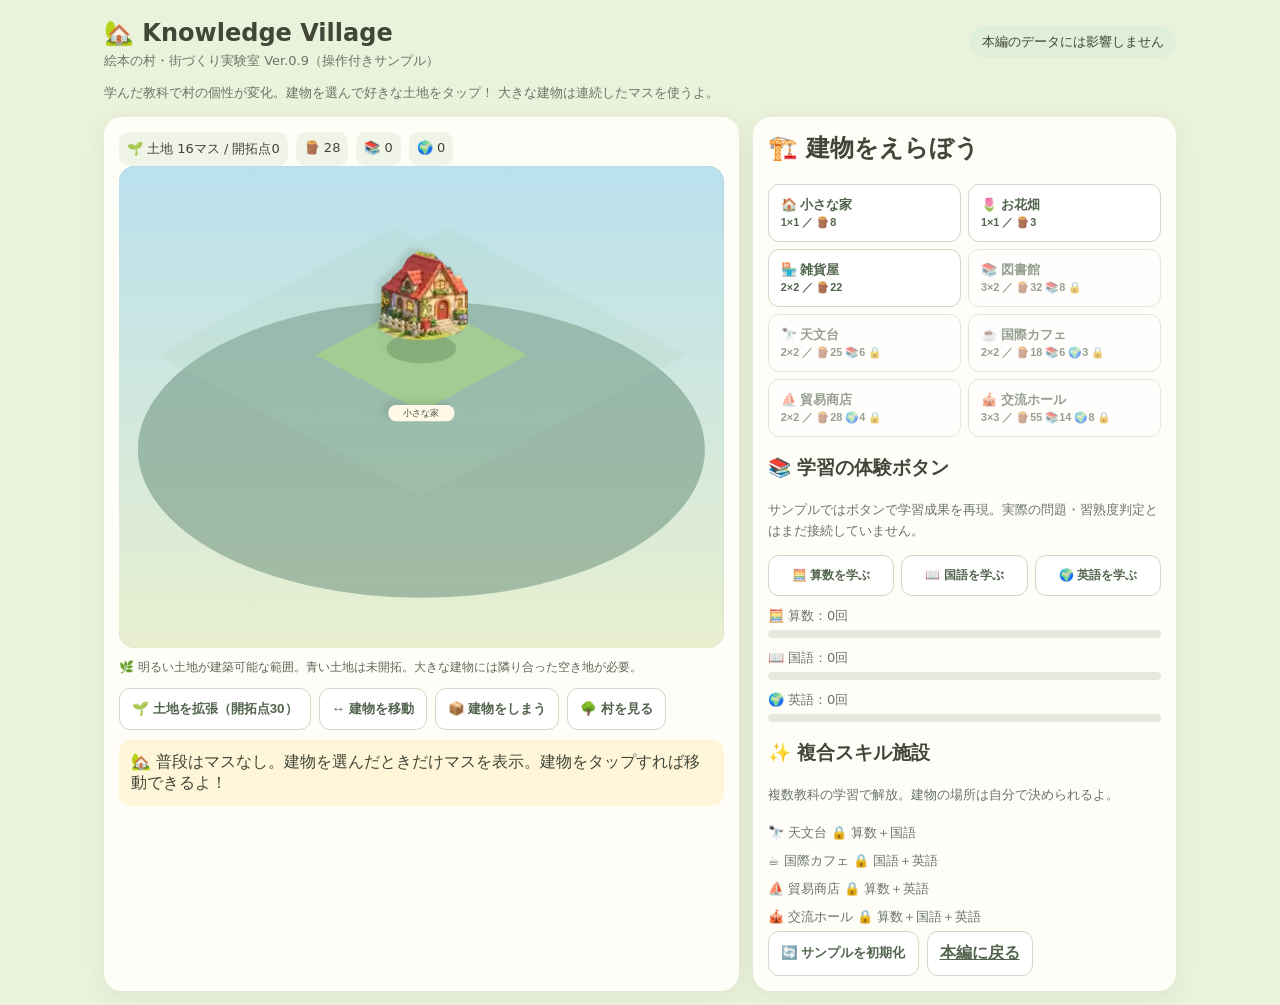
<file: prototype-v08/index.html>
<!doctype html><html lang="ja"><head><meta charset="utf-8"><meta name="viewport" content="width=device-width,initial-scale=1"><title>Knowledge Village | 街づくり試作</title><style>
*{box-sizing:border-box}body{margin:0;background:#f6f0e4;color:#414638;font-family:system-ui,'Noto Sans JP',sans-serif}.wrap{max-width:1100px;margin:auto;padding:14px}h1{margin:5px 0;font-size:24px}p{line-height:1.6}header{display:flex;justify-content:space-between;align-items:center;gap:10px;flex-wrap:wrap}.tag{background:#e0efd9;border-radius:30px;padding:7px 12px;font-size:13px}.layout{display:grid;grid-template-columns:minmax(0,1.5fr) minmax(275px,1fr);gap:14px}.panel{background:#fffdf6;border-radius:18px;padding:15px;box-shadow:0 6px 24px #48391412}.scene{width:100%;border-radius:16px;background:linear-gradient(#a8d7ec,#d5ecce);touch-action:manipulation}.tiles polygon{stroke:#8cb877;stroke-width:.8;cursor:pointer}.tiles.rest polygon{stroke:none}.tiles polygon:hover{filter:brightness(1.1)}.btn{border:1px solid #d1d7c5;background:white;padding:11px 12px;border-radius:11px;cursor:pointer;font-weight:700;color:#52644e}.btn.active{background:#d7ead0;border-color:#7db475}.btn:disabled{opacity:.4;cursor:not-allowed}.catalog{display:grid;grid-template-columns:repeat(2,minmax(0,1fr));gap:7px}.catalog .btn{text-align:left;font-size:13px}.controls{display:flex;gap:8px;flex-wrap:wrap}.muted{font-size:13px;color:#697567}.metrics{display:flex;gap:8px;flex-wrap:wrap}.metrics span{background:#eff4e7;padding:8px;border-radius:10px;font-size:13px}.notice{min-height:52px;background:#fff6d9;border-radius:12px;padding:12px;margin-top:10px}.subjects{display:grid;grid-template-columns:repeat(3,1fr);gap:7px}.subjects button{min-width:0;font-size:12px}.locked{opacity:.6}.progress{height:8px;background:#e5e9dc;border-radius:8px;overflow:hidden;margin:5px 0 10px}.fill{height:100%;background:#84b97e}.scene text{user-select:none;pointer-events:none}.building{cursor:pointer;touch-action:manipulation}.building polygon{pointer-events:all}.legend{margin-top:7px;font-size:12px;color:#5d6957}@media(max-width:750px){.layout{grid-template-columns:1fr}h1{font-size:21px}.panel{padding:12px}}
body{background:#eaf2dc}.scene{box-shadow:inset 0 0 45px #668c6b70}.panel{background:#fffdf8}.scene .building{filter:drop-shadow(-6px -4px 3px #405a3626)}</style></head><body><div class="wrap"><header><div><h1>🏡 Knowledge Village</h1><div class="muted">絵本の村・街づくり実験室 Ver.0.9（操作付きサンプル）</div></div><span class="tag">本編のデータには影響しません</span></header><p class="muted">学んだ教科で村の個性が変化。建物を選んで好きな土地をタップ！ 大きな建物は連続したマスを使うよ。</p><div class="layout"><section class="panel"><div class="metrics"><span id="land"></span><span id="wood"></span><span id="books"></span><span id="friends"></span></div><svg id="map" class="scene" viewBox="0 0 640 510" role="img" aria-label="斜め上から見た街づくりマップ"></svg><div class="legend">🌿 明るい土地が建築可能な範囲。青い土地は未開拓。大きな建物には隣り合った空き地が必要。</div><div class="controls" style="margin-top:12px"><button class="btn" onclick="expand()">🌱 土地を拡張（開拓点30）</button><button class="btn" onclick="mode='move';moving=null;notify('移動する建物をタップしてね');render()">↔ 建物を移動</button><button class="btn" onclick="mode='demolish';notify('しまう建物をタップしてね');render()">📦 建物をしまう</button><button class="btn" onclick="mode='browse';moving=null;notify('村を眺めよう！');render()">🌳 村を見る</button></div><div class="notice" id="notice">🏡 普段はマスなし。建物を選んだときだけマスを表示。建物をタップすれば移動できるよ！</div></section><section class="panel"><h2 style="margin-top:0">🏗️ 建物をえらぼう</h2><div class="catalog" id="catalog"></div><h3>📚 学習の体験ボタン</h3><p class="muted">サンプルではボタンで学習成果を再現。実際の問題・習熟度判定とはまだ接続していません。</p><div class="subjects"><button class="btn" onclick="learn('math')">🧮 算数を学ぶ</button><button class="btn" onclick="learn('japanese')">📖 国語を学ぶ</button><button class="btn" onclick="learn('english')">🌍 英語を学ぶ</button></div><div id="skills"></div><h3>✨ 複合スキル施設</h3><p class="muted">複数教科の学習で解放。建物の場所は自分で決められるよ。</p><div id="special"></div><div class="controls"><button class="btn" onclick="resetDemo()">🔄 サンプルを初期化</button><a class="btn" href="../">本編に戻る</a></div></section></div></div><script>
const ITEMS={
house:{name:'小さな家',icon:'🏠',w:1,h:1,wood:8,books:0,friend:0,need:[]},
garden:{name:'お花畑',icon:'🌷',w:1,h:1,wood:3,books:0,friend:0,need:[]},
shop:{name:'雑貨屋',icon:'🏪',w:2,h:2,wood:22,books:0,friend:0,need:[]},
library:{name:'図書館',icon:'📚',w:3,h:2,wood:32,books:8,friend:0,need:['japanese']},
observatory:{name:'天文台',icon:'🔭',w:2,h:2,wood:25,books:6,friend:0,need:['math','japanese']},
cafe:{name:'国際カフェ',icon:'☕',w:2,h:2,wood:18,books:6,friend:3,need:['japanese','english']},
trading:{name:'貿易商店',icon:'⛵',w:2,h:2,wood:28,books:0,friend:4,need:['math','english']},
hall:{name:'交流ホール',icon:'🎪',w:3,h:3,wood:55,books:14,friend:8,need:['math','japanese','english']}
};
const N=10, colors=['#a8cd8b','#add393','#b7d99a','#a0c580'];let state={radius:2,wood:28,books:0,friend:0,points:0,skills:{math:0,japanese:0,english:0},buildings:[{type:'house',x:4,y:4}]},selected='house',mode='browse',moving=null;
function key(x,y){return x+','+y}function unlocked(x,y){let lo=5-state.radius,hi=4+state.radius;return x>=lo&&x<=hi&&y>=lo&&y<=hi}
function origin(x,y){return [320+(x-y)*28,65+(x+y)*15]}function poly(x,y){const [cx,cy]=origin(x,y);return [cx+','+(cy-15),(cx+28)+','+cy,cx+','+(cy+15),(cx-28)+','+cy].join(' ')}
function occupied(ignore=-1){let m={};state.buildings.forEach((b,i)=>{if(i===ignore)return;const it=ITEMS[b.type];for(let dx=0;dx<it.w;dx++)for(let dy=0;dy<it.h;dy++)m[key(b.x+dx,b.y+dy)]=i});return m}
function fit(type,x,y,ignore=-1){let it=ITEMS[type],occ=occupied(ignore);for(let dx=0;dx<it.w;dx++)for(let dy=0;dy<it.h;dy++)if(!unlocked(x+dx,y+dy)||occ[key(x+dx,y+dy)]!==undefined)return false;return true}
function available(type){return ITEMS[type].need.every(k=>state.skills[k]>=2)}
function notify(s){document.getElementById('notice').textContent=s}
function placeAt(x,y){if(mode==='browse'){notify('建物を選ぶと建築できる場所が表示されるよ！');return}const occ=occupied(),at=occ[key(x,y)];if(mode==='build'&&at!==undefined){moveBuildingByTap(at);return}if(mode==='demolish'){if(at===undefined){notify('建物をタップしてね');return}const b=state.buildings.splice(at,1)[0];const it=ITEMS[b.type];state.wood+=Math.floor(it.wood/2);notify(it.icon+' を収納したよ（木材を半分返却）');render();return}
if(mode==='move'){if(moving===null){if(at===undefined){notify('まず動かしたい建物をタップ');return}moving=at;notify('移動する先を選んでね');render();return}let b=state.buildings[moving];if(fit(b.type,x,y,moving)){b.x=x;b.y=y;moving=null;notify('✨ 建物を移動したよ！')}else notify('その場所には置けないよ。続けて移動先を選んでね');render();return}
const it=ITEMS[selected];if(!available(selected)){notify('🔒 必要な教科を学ぶと解放されるよ');return}if(!fit(selected,x,y)){notify('ここには置けないよ。続いた空き地を探してね');return}if(state.wood<it.wood||state.books<it.books||state.friend<it.friend){notify('材料が足りないよ。学習ボタンで増やそう！');return}state.wood-=it.wood;state.books-=it.books;state.friend-=it.friend;state.buildings.push({type:selected,x,y});notify('🎉 '+it.name+' が建ったよ！');render()}

function moveBuildingByTap(i){if(mode==='demolish'){const b=state.buildings.splice(i,1)[0];state.wood+=Math.floor(ITEMS[b.type].wood/2);notify('建物を収納したよ');render();return}moving=i;mode='move';notify('↔ 好きな空き地をタップして移動しよう');render()}
function roofGraphic(b,i){
const it=ITEMS[b.type],w=it.w,h=it.h,[sx,sy]=origin(b.x+(w-1)/2,b.y+(h-1)/2),wx=w*28,hy=h*28,d=21+Math.max(w,h)*8;
const p=a=>a.map(z=>z.join(',')).join(' ');
const palette={house:['#ee9174','#f6d4ac','#c59b78'],shop:['#d6a06c','#f6d1a3','#be8b64'],library:['#889ccc','#e4d5b8','#b0aa9b'],observatory:['#86a1ba','#d8e6f1','#9aaebc'],cafe:['#e9abb5','#fff1d9','#d5bca8'],trading:['#7eb6ad','#e5d8ba','#b7a18c'],hall:['#b79acb','#f7d7bf','#c7aa8f'],garden:['#83b681','#81bb77','#72a16d']}[b.type]||['#ec8b73','#f7d6ac','#c59c78'];
let s='<g class="building" data-building="'+i+'" transform="translate('+sx+','+(sy+5)+')">';
if(b.type==='house'){s+='<ellipse cx="0" cy="3" rx="37" ry="16" fill="#324d2f" opacity="0.22"/><image x="-49" y="-104" width="98" height="98" preserveAspectRatio="xMidYMax meet" href="[data-uri]"/>'}else if(b.type==='garden')s+='<ellipse rx="25" ry="15" fill="#649c55"/><circle cx="-12" cy="-3" r="8" fill="#fff1a4"/><circle cx="9" cy="5" r="8" fill="#efaabb"/>';
else {s+='<polygon points="'+p([[-wx,0],[0,hy],[0,hy+d],[-wx,d]])+'" fill="'+palette[1]+'" stroke="#917a67"/>';
s+='<polygon points="'+p([[0,hy],[wx,0],[wx,d],[0,hy+d]])+'" fill="'+palette[2]+'" stroke="#917a67"/>';
s+='<polygon points="'+p([[0,-hy-d],[wx,-d],[0,hy-d],[-wx,-d]])+'" fill="'+palette[0]+'" stroke="#977362" stroke-width="2"/>';
s+='<path d="M -18 '+(hy*.4)+' l 16 8 v 21 l -16 -8 z" fill="#865f4a"/>';
s+='<path d="M 10 '+(hy*.4)+' l 17 -8 v 15 l -17 8 z" fill="#9dd8eb" stroke="white" stroke-width="2"/>'}
s+='<rect x="-35" y="'+(hy+d+6)+'" width="70" height="17" rx="8" fill="#fff9e8"/><text y="'+(hy+d+18)+'" text-anchor="middle" font-size="10" fill="#4c5047">'+it.name+'</text>';
if(moving===i)s+='<ellipse rx="'+(wx+6)+'" ry="'+(hy+7)+'" fill="none" stroke="#ffd25e" stroke-width="5" stroke-dasharray="7 4"/>';
return s+'</g>';
}
function selectType(t){selected=t;mode='build';moving=null;notify(ITEMS[t].name+'：好きな空き地をタップしてね');render()}
function learn(k){state.skills[k]++;state.points+=12;if(k==='math'){state.wood+=17;state.books+=1}else if(k==='japanese'){state.books+=5;state.wood+=5}else{state.friend+=4;state.wood+=3;state.books+=1}const names={math:'算数',japanese:'国語',english:'英語'};notify('✨ '+names[k]+'の成果！ 村の可能性が広がったよ');render()}
function expand(){if(state.points<30){notify('開拓点が30必要だよ。学習で増やそう');return}if(state.radius>=5){notify('サンプルでは最大まで広がったよ！');return}state.points-=30;state.radius++;notify('🌱 土地が広がった！大きな建物も置いてみよう！');render()}
function resetDemo(){if(!confirm('サンプルを最初からやり直しますか？（本編には影響しません）'))return;state={radius:2,wood:28,books:0,friend:0,points:0,skills:{math:0,japanese:0,english:0},buildings:[{type:'house',x:4,y:4}]};selected='house';mode='browse';moving=null;render();notify('サンプルを初期化したよ')}
function render(){
document.getElementById('land').textContent='🌱 土地 '+Math.min(N,2*state.radius)*Math.min(N,2*state.radius)+'マス / 開拓点'+state.points;document.getElementById('wood').textContent='🪵 '+state.wood;document.getElementById('books').textContent='📚 '+state.books;document.getElementById('friends').textContent='🌍 '+state.friend;
const svg=document.getElementById('map');let out='<defs><linearGradient id="bg" x2="0" y2="1"><stop stop-color="#b9e0ed"/><stop offset="1" stop-color="#e8efcf"/></linearGradient></defs><rect width="640" height="510" fill="url(#bg)"/><ellipse cx="320" cy="300" rx="300" ry="157" fill="#638a7680"/><g class="tiles '+(mode==='browse'?'rest':'')+'>';
for(let diag=0;diag<2*N-1;diag++)for(let y=0;y<N;y++){let x=diag-y;if(x<0||x>=N)continue;let yes=unlocked(x,y),shade=colors[(x+y*3)%4];out+='<polygon points="'+poly(x,y)+'" fill="'+(mode==='browse'?(yes?'#a6d28c':'#a7cbb8'):(yes?shade:'#9fc5c0'))+'" opacity="'+(mode==='browse'?(yes?.78:.18):(yes?1:.58))+'" onclick="placeAt('+x+','+y+')"/>'}
out+='</g>';
state.buildings.forEach((b,i)=>{out+=roofGraphic(b,i)});
svg.innerHTML=out;svg.querySelectorAll('[data-building]').forEach(el=>el.addEventListener('click',e=>{e.stopPropagation();moveBuildingByTap(Number(el.dataset.building))}));
document.getElementById('catalog').innerHTML=Object.entries(ITEMS).map(([k,v])=>'<button class="btn '+(selected===k&&mode==='build'?'active ':'')+(!available(k)?'locked':'')+'" onclick="selectType(\''+k+'\')">'+v.icon+' '+v.name+'<br><small>'+v.w+'×'+v.h+' ／ 🪵'+v.wood+(v.books?' 📚'+v.books:'')+(v.friend?' 🌍'+v.friend:'')+(!available(k)?' 🔒':'')+'</small></button>').join('');
document.getElementById('skills').innerHTML=Object.entries({math:'🧮 算数',japanese:'📖 国語',english:'🌍 英語'}).map(([k,name])=>'<div class="muted" style="margin-top:11px">'+name+'：'+state.skills[k]+'回</div><div class="progress"><div class="fill" style="width:'+Math.min(100,state.skills[k]/2*100)+'%"></div></div>').join('');
document.getElementById('special').innerHTML=Object.values(ITEMS).filter(x=>x.need.length>=2).map(x=>'<div class="muted" style="padding:5px 0">'+x.icon+' '+x.name+' '+(x.need.every(k=>state.skills[k]>=2)?'✨ 解放済み':'🔒 '+x.need.map(k=>({math:'算数',japanese:'国語',english:'英語'})[k]).join('＋'))+'</div>').join('')
}
render();
</script></body></html>
</file>
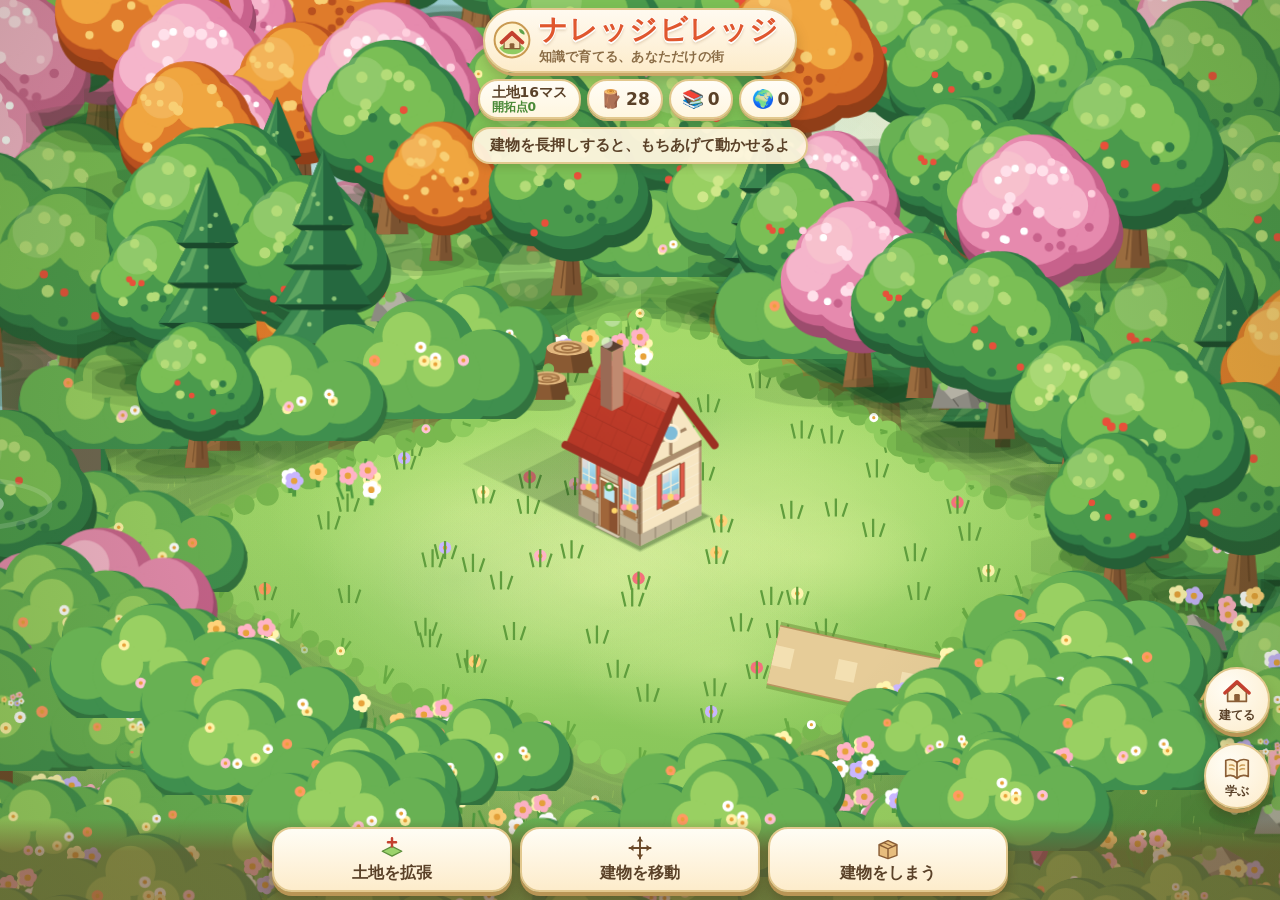
<file: storybook-demo/index.html>
<!doctype html>
<html lang="ja">
<head>
<meta charset="utf-8">
<meta name="viewport" content="width=device-width,initial-scale=1,viewport-fit=cover,user-scalable=no">
<meta name="theme-color" content="#8ccfe6">
<title>ナレッジビレッジ | 絵本の街づくり（操作デモ）</title>
<link rel="stylesheet" href="style.css?v=10-kanji-1">
</head>
<body>
<div id="app">
  <canvas id="scene" role="img" aria-label="森を切り開いた草地に赤い屋根の家がある絵本風の村。土地を広げると森が後ろへ下がり、土地が49マスになると川に橋がかかって対岸にも建物を建てられます"></canvas>

  <header class="hud">
    <div class="logo">
      <svg class="crest" viewBox="0 0 48 48" aria-hidden="true">
        <circle cx="24" cy="24" r="22" fill="#fff3cf" stroke="#c99a52" stroke-width="2.5"/>
        <path d="M8 34c6-5 12-6 16-6s11 1 16 6c-3 5-9 8-16 8S11 39 8 34z" fill="#8fcb62"/>
        <path d="M14 26l10-9 10 9v9H14z" fill="#f6dfb6" stroke="#8a5e36" stroke-width="1.5" stroke-linejoin="round"/>
        <path d="M11 27l13-12 13 12" fill="none" stroke="#c4402f" stroke-width="5" stroke-linecap="round" stroke-linejoin="round"/>
        <rect x="21" y="28" width="6" height="7" rx="1.5" fill="#8a5e36"/>
        <path d="M33 10c5 0 7 4 7 7-4 0-7-3-7-7z" fill="#5da24a"/>
      </svg>
      <div class="logo-text">
        <h1>ナレッジビレッジ</h1>
        <p>知識で育てる、あなただけの街</p>
      </div>
    </div>
    <div class="badges" aria-label="しげん">
      <div class="badge badge-land"><span id="hudLand">土地16マス</span><span id="hudPoints" class="sub">開拓点0</span></div>
      <div class="badge" title="木材（算数のせいかいで ふえるよ）"><span class="ico" aria-hidden="true">🪵</span><b id="hudWood">28</b></div>
      <div class="badge" title="本（国語）"><span class="ico" aria-hidden="true">📚</span><b id="hudBooks">0</b></div>
      <div class="badge" title="交流（英語）"><span class="ico" aria-hidden="true">🌍</span><b id="hudGlobe">0</b></div>
    </div>
  </header>

  <div id="hint" class="hint" role="status" aria-live="polite"></div>

  <div id="fabs" class="fabs">
    <button id="btnBuild" class="fab" type="button">
      <svg viewBox="0 0 32 32" aria-hidden="true"><path d="M6 16 16 7l10 9v10H6z" fill="#fff0cf" stroke="#8a5e36" stroke-width="1.8" stroke-linejoin="round"/><path d="M3 17 16 5l13 12" fill="none" stroke="#c4402f" stroke-width="3.6" stroke-linecap="round" stroke-linejoin="round"/><rect x="13" y="18" width="6" height="8" rx="1.5" fill="#8a5e36"/></svg>
      <span>建てる</span>
    </button>
    <button id="btnStudy" class="fab" type="button">
      <svg viewBox="0 0 32 32" aria-hidden="true"><path d="M4 8c5-2 9-1 12 2 3-3 7-4 12-2v17c-5-2-9-1-12 2-3-3-7-4-12-2z" fill="#fff0cf" stroke="#8a5e36" stroke-width="1.8" stroke-linejoin="round"/><path d="M16 10v17" stroke="#8a5e36" stroke-width="1.8"/><path d="M8 13c2-.5 4 0 5 1M8 17c2-.5 4 0 5 1M19 14c1-1 3-1.500 5-1M19 18c1-1 3-1.500 5-1" stroke="#c99a52" stroke-width="1.5" fill="none" stroke-linecap="round"/></svg>
      <span>学ぶ</span>
    </button>
  </div>

  <div id="actionbar" class="actionbar" role="group" aria-label="建物の移動・設置" hidden>
    <span id="actionText"></span>
    <button id="actionOk" class="ok" type="button">OK</button>
    <button id="actionCancel" class="cancel" type="button">やめる</button>
  </div>

  <section id="sheet" class="sheet" aria-live="polite">
    <div class="sheet-head"><h2 id="sheetTitle"></h2><button id="sheetClose" class="close" type="button" aria-label="とじる">×</button></div>
    <div id="sheetBody" class="sheet-body"></div>
  </section>

  <nav class="bar" aria-label="街のそうさ">
    <button id="btnExpand" type="button" aria-pressed="false">
      <svg viewBox="0 0 32 32" aria-hidden="true"><path d="M16 14 28 20 16 26 4 20z" fill="#9bd36c" stroke="#5c8f3c" stroke-width="1.6" stroke-linejoin="round"/><path d="M16 4v10M11 9h10" stroke="#c4402f" stroke-width="3" stroke-linecap="round"/></svg>
      <span>土地を拡張</span>
    </button>
    <button id="btnMove" type="button" aria-pressed="false">
      <svg viewBox="0 0 32 32" aria-hidden="true"><path d="M16 3v26M3 16h26" stroke="#6b4a2a" stroke-width="2.4" stroke-linecap="round"/><path d="M16 3l-4 5h8zM16 29l-4-5h8zM3 16l5-4v8zM29 16l-5-4v8z" fill="#6b4a2a"/></svg>
      <span>建物を移動</span>
    </button>
    <button id="btnStore" type="button" aria-pressed="false">
      <svg viewBox="0 0 32 32" aria-hidden="true"><path d="M5 12 16 7l11 5v13l-11 4-11-4z" fill="#e7bd7d" stroke="#8a5e36" stroke-width="1.8" stroke-linejoin="round"/><path d="M5 12l11 5 11-5M16 17v12" stroke="#8a5e36" stroke-width="1.8" fill="none"/><path d="M11 9.500l11 5" stroke="#8a5e36" stroke-width="1.5"/></svg>
      <span>建物をしまう</span>
    </button>
  </nav>

  <div id="toast" class="toast" role="status" aria-live="polite" hidden><span id="toastText"></span><button id="toastUndo" type="button" hidden>元にもどす</button></div>

  <!-- the only dialog in the page: opening it hides the shop sheet, placement bar, toast and chips -->
  <div id="modal" class="modal" hidden>
    <div class="dialog" role="dialog" aria-modal="true" aria-labelledby="modalTitle" aria-describedby="modalText">
      <h3 id="modalTitle"></h3>
      <p id="modalText"></p>
      <div class="dialog-btns">
        <button id="modalOk" class="ok" type="button">しまう</button>
        <button id="modalCancel" class="cancel" type="button">やめる</button>
      </div>
    </div>
  </div>
</div>
<script src="app.js?v=10-kanji-1"></script>
</body>
</html>
</file>
<file: storybook-demo/style.css>
/* Knowledge Village storybook demo — all styles scoped to this page. */
:root{
  --cream:#fff6e0; --cream2:#fdeccb; --edge:#e2c88e; --ink:#5a4128; --ink2:#8a6c46;
  --green:#6cae4f; --green-d:#4b8a38; --red:#c4402f; --wood:#b9824a;
  --bar-h:78px; --above:78px;
  --sat:env(safe-area-inset-top,0px); --sab:env(safe-area-inset-bottom,0px);
  --sal:env(safe-area-inset-left,0px); --sar:env(safe-area-inset-right,0px);
  font-family:"Hiragino Maru Gothic ProN","Zen Maru Gothic","Yu Gothic UI","Noto Sans JP","Meiryo",system-ui,sans-serif;
}
*{box-sizing:border-box;-webkit-tap-highlight-color:transparent}
html,body{margin:0;height:100%;overflow:hidden;background:#8ccfe6;color:var(--ink);overscroll-behavior:none}
#app{position:fixed;inset:0;height:100vh;height:100dvh;overflow:hidden;user-select:none;-webkit-user-select:none}
#scene{position:absolute;inset:0;width:100%;height:100%;display:block;touch-action:none;-webkit-touch-callout:none;-webkit-user-select:none;user-select:none}
button{font:inherit;color:inherit;cursor:pointer}
button:focus-visible{outline:3px solid #2b7bd0;outline-offset:2px}
[hidden]{display:none!important}

/* ---------- HUD ---------- */
.hud{position:absolute;top:0;left:0;right:0;padding:calc(var(--sat) + 8px) calc(var(--sar) + 10px) 6px calc(var(--sal) + 10px);
  display:flex;flex-direction:column;align-items:center;gap:6px;pointer-events:none}
.logo{display:flex;align-items:center;gap:8px;padding:5px 16px 5px 8px;border-radius:999px;
  background:linear-gradient(#fffaf0,var(--cream2));border:2.5px solid var(--edge);
  box-shadow:0 3px 0 #c9a766,0 8px 14px rgba(70,50,20,.22)}
.crest{width:38px;height:38px;flex:none}
.logo h1{margin:0;font-size:clamp(19px,5.4vw,28px);line-height:1.1;font-weight:900;letter-spacing:.04em;color:#e0572e;
  -webkit-text-stroke:0;text-shadow:0 2px 0 #fff,0 -1px 0 #fff,1px 0 0 #fff,-1px 0 0 #fff,0 3px 3px rgba(120,70,20,.25)}
.logo p{margin:2px 0 0;font-size:clamp(10px,2.9vw,13px);font-weight:700;color:var(--ink2);letter-spacing:.02em}
.badges{display:flex;gap:6px;align-items:stretch;justify-content:center;max-width:100%}
.badge{display:flex;align-items:center;gap:4px;padding:4px 11px;min-height:38px;border-radius:999px;font-weight:800;font-size:clamp(14px,4vw,17px);
  background:linear-gradient(#fffdf6,var(--cream));border:2px solid var(--edge);box-shadow:0 2px 0 #cfb072,0 5px 8px rgba(70,50,20,.18);white-space:nowrap}
.badge .ico{font-size:1.05em}
.badge-land{flex-direction:column;align-items:flex-start;justify-content:center;gap:0;line-height:1.15;font-size:clamp(11px,3.3vw,14px);padding:3px 12px}
.badge-land .sub{font-size:.88em;color:var(--green-d)}
/* Centered overlays use width:max-content so left:50% never shrinks them to half the screen (that squeeze made text wrap one character per line). */
.hint{position:absolute;left:50%;transform:translateX(-50%);top:calc(var(--hud-h,120px) + 2px);width:max-content;max-width:min(92vw,520px);text-align:center;
  writing-mode:horizontal-tb;white-space:normal;overflow-wrap:break-word;line-break:strict;
  padding:7px 16px;border-radius:18px;font-weight:800;font-size:clamp(12.5px,3.5vw,15px);background:rgba(255,246,224,.94);border:2px solid var(--edge);
  box-shadow:0 3px 8px rgba(70,50,20,.2);pointer-events:none;transition:opacity .2s}
.hint:empty{opacity:0}

/* ---------- bottom bar ---------- */
.bar{position:absolute;left:0;right:0;bottom:0;display:flex;gap:8px;justify-content:center;
  padding:8px calc(var(--sar) + 10px) calc(var(--sab) + 8px) calc(var(--sal) + 10px);
  background:linear-gradient(rgba(138,94,54,0),rgba(110,76,42,.55) 40%);z-index:5}
.bar button{flex:1 1 0;max-width:210px;min-height:60px;display:flex;flex-direction:column;align-items:center;justify-content:center;gap:2px;
  padding:6px 4px;border-radius:20px;border:2.5px solid var(--edge);font-weight:900;font-size:clamp(12.5px,3.5vw,16px);color:var(--ink);
  background:linear-gradient(#fffdf5,var(--cream2));box-shadow:0 4px 0 #b99555,0 8px 12px rgba(60,40,15,.3);transition:transform .08s,background .15s}
.bar button svg{width:26px;height:26px}
.bar button:active{transform:translateY(3px);box-shadow:0 1px 0 #b99555}
.bar button[aria-pressed="true"]{background:linear-gradient(#d9f2b6,#a9d878);border-color:#6faa43;box-shadow:0 4px 0 #4d8a2d,0 8px 12px rgba(60,40,15,.3)}
.bar button:disabled{opacity:.5}

.fabs{position:absolute;right:calc(var(--sar) + 10px);bottom:calc(var(--bar-h) + 10px);display:flex;flex-direction:column;gap:10px;z-index:4;transition:opacity .2s,transform .2s}
.fabs.off{opacity:0;pointer-events:none;transform:translateY(12px)}
.fab{width:66px;height:66px;border-radius:50%;border:2.5px solid var(--edge);display:flex;flex-direction:column;align-items:center;justify-content:center;gap:0;
  font-weight:900;font-size:12px;background:radial-gradient(circle at 35% 30%,#fffdf5,var(--cream2));box-shadow:0 4px 0 #b99555,0 8px 12px rgba(60,40,15,.3)}
.fab svg{width:30px;height:30px}
.fab:active{transform:translateY(3px)}

/* ---------- action bar / sheet ---------- */
.actionbar{position:absolute;left:calc(var(--sal) + 8px);right:calc(var(--sar) + 8px);margin:0 auto;width:fit-content;max-width:min(560px,calc(100% - 16px));
  bottom:calc(var(--above) + 8px);z-index:6;display:flex;flex-wrap:wrap;align-items:center;justify-content:center;gap:6px 8px;
  padding:8px 10px;border-radius:24px;background:var(--cream);border:2.5px solid var(--edge);box-shadow:0 5px 12px rgba(60,40,15,.35);
  font-weight:800;font-size:13.5px;line-height:1.45;writing-mode:horizontal-tb}
/* the message needs >= ~200px of line length: if the buttons do not fit beside it they drop to their own row */
.actionbar span{flex:1 1 200px;min-width:min(200px,100%);white-space:normal;overflow-wrap:break-word;line-break:strict;writing-mode:horizontal-tb}
.actionbar .ok,.actionbar .cancel{flex:1 1 84px;min-width:84px;max-width:140px;padding:0 12px}
.ok,.cancel{min-height:44px;min-width:76px;border-radius:999px;border:2px solid;font-weight:900;padding:0 16px}
.ok{background:linear-gradient(#a6dd72,#6cae4f);border-color:#4b8a38;color:#fff;text-shadow:0 1px 0 #3a6f2a}
.actionbar.lifted{border-color:#e0a63a;background:linear-gradient(#fffbe8,#ffeeb8)}
.actionbar.lifted .ok{display:none}
.actionbar.lifted .cancel{background:#fff;border-color:#d9663f;color:#b8431f;min-width:96px}
.ok:disabled{background:#cdd2c0;border-color:#aeb3a2;color:#fff;text-shadow:none;cursor:not-allowed}
.cancel{background:#fff;border-color:var(--edge);color:var(--ink2)}

.sheet{position:absolute;left:50%;bottom:var(--bar-h);width:min(100%,720px);transform:translate(-50%,110%);transition:transform .25s ease;z-index:4;visibility:hidden;
  background:linear-gradient(#fffaf0,var(--cream));border:2.5px solid var(--edge);border-bottom:0;border-radius:24px 24px 0 0;box-shadow:0 -6px 18px rgba(60,40,15,.28);
  padding:6px 10px 10px;max-height:46vh;display:flex;flex-direction:column}
.sheet.open{transform:translate(-50%,0);visibility:visible}
.sheet-head{display:flex;align-items:center;justify-content:space-between;padding:0 4px}
.sheet-head h2{margin:0;font-size:16px;font-weight:900}
.close{width:44px;height:44px;border-radius:50%;border:0;background:transparent;font-size:28px;line-height:1;color:var(--ink2)}
.sheet-body{overflow:auto;-webkit-overflow-scrolling:touch;padding:2px 2px 6px}
.note{margin:4px 2px 0;font-size:12px;color:var(--ink2);line-height:1.5}

.cards{display:flex;gap:8px;overflow-x:auto;padding:2px 2px 8px;scroll-snap-type:x proximity}
.card{flex:none;width:112px;scroll-snap-align:start;display:flex;flex-direction:column;align-items:center;gap:2px;padding:6px 4px 7px;border-radius:16px;
  background:#fff;border:2.5px solid var(--edge);font-size:12px;font-weight:800;text-align:center;position:relative}
.card canvas{width:96px;height:72px}
.card small{display:block;font-weight:700;color:var(--ink2);font-size:11px;line-height:1.35}
.card.sel{border-color:#5da83c;background:#effadf;box-shadow:0 0 0 3px #b9e48d}
.card.locked{opacity:.55}
.card .tag{position:absolute;top:-6px;right:-4px;padding:1px 7px;border-radius:999px;background:#e0572e;color:#fff;font-size:11px}

.study{display:grid;grid-template-columns:repeat(3,minmax(0,1fr));gap:8px}
.study button{display:flex;flex-direction:column;align-items:center;gap:2px;padding:10px 4px;min-height:96px;border-radius:18px;border:2.5px solid var(--edge);
  background:#fff;font-weight:900;font-size:clamp(13px,3.6vw,16px)}
.study button .big{font-size:30px;line-height:1.1}
.study button small{font-weight:700;color:var(--ink2);font-size:11.5px}
.study button:active{transform:scale(.97)}
.study button .meter{width:80%}
.meter{height:8px;border-radius:99px;background:#eadfc6;border:1.5px solid var(--edge);overflow:hidden;margin:3px 0}
.meter i{display:block;height:100%;background:linear-gradient(#a6dd72,#6cae4f);border-radius:99px}

/* ---------- v8 learning sheet: one question at a time, every block in normal flow (nothing overlaps) ---------- */
.sheet.study-open{max-height:62vh}
.q{display:flex;flex-direction:column;gap:8px}
.q-top{display:flex;align-items:center;gap:8px;font-weight:900;font-size:14px}
.q-top .q-subj{flex:1;text-align:center}
.q-top .q-prog{font-size:12px;color:var(--ink2);font-weight:800}
.q-back,.q-hint,.q-next{min-height:44px;padding:0 14px;border-radius:999px;border:2px solid var(--edge);background:#fff;font-weight:900;font-size:14px;color:var(--ink)}
.q-next{background:linear-gradient(#a6dd72,#6cae4f);border-color:#4b8a38;color:#fff;text-shadow:0 1px 0 #3a6f2a;flex:1}
.q-hint:disabled{opacity:.5}
.q-visual{font-size:40px;line-height:1.15;text-align:center}
.q-text{margin:0;font-size:clamp(17px,4.6vw,21px);font-weight:900;line-height:1.7;overflow-wrap:anywhere;word-break:keep-all;line-break:strict}
.q-choices{display:grid;grid-template-columns:repeat(2,minmax(0,1fr));gap:8px}
.q-choices.long{grid-template-columns:1fr}
.q-choice{min-height:56px;padding:6px 8px;border-radius:16px;border:2.5px solid var(--edge);background:#fff;font-weight:900;font-size:clamp(20px,6vw,26px);line-height:1.3;color:var(--ink)}
.q-choices.long .q-choice{font-size:clamp(15px,4.2vw,18px)}
.q-choice:active:not(:disabled){transform:scale(.97)}
.q-choice.wrong{background:#f3e9e2;color:#9a8a7c;border-style:dashed;text-decoration:line-through}
.q-choice.right{background:#effadf;border-color:#5da83c;box-shadow:0 0 0 3px #b9e48d;color:var(--ink)}
.q-choice:disabled{opacity:1}
.q-actions{display:flex;gap:8px;flex-wrap:wrap}
.q-hinttext{margin:0;padding:8px 10px;border-radius:14px;background:#fff6d6;border:2px solid #e8cf86;font-size:14px;font-weight:700;line-height:1.6}
.q-fb{margin:0;padding:8px 10px;border-radius:14px;background:#f4f1e6;font-size:14px;font-weight:800;line-height:1.6;min-height:44px}
.q-fb.good{background:#effadf;border:2px solid #9bd36c}
.q-fb.soft{background:#fff6d6;border:2px solid #e8cf86}
.parent{margin-top:8px;border:2px solid var(--edge);border-radius:14px;background:#fff;padding:0 10px}
.parent summary{min-height:44px;display:flex;align-items:center;font-weight:900;font-size:14px;cursor:pointer}
.parent .stats{display:grid;grid-template-columns:1fr auto;gap:2px 10px;margin:0 0 6px;font-size:13px}
.parent dt{font-weight:700;color:var(--ink2)}
.parent dd{margin:0;font-weight:900;text-align:right}
.parent h4{margin:8px 0 2px;font-size:13px}
.parent .topics{margin:0;padding-left:18px;font-size:12.5px;line-height:1.6}
.parent .recent{margin:0;font-size:13px}
.parent-btns{display:flex;gap:8px;flex-wrap:wrap;margin:8px 0}
.parent-btns button{min-height:44px;padding:0 12px;border-radius:12px;border:2px solid var(--edge);background:#fff;font-weight:800;font-size:13px;color:var(--ink)}
.parent-btns .warn{border-color:#d9663f;color:#b8431f}
/* v9: equal-groups picture (plain DOM), parent mastery bars and school-unit settings */
.q-groups{display:flex;flex-wrap:wrap;justify-content:center;gap:6px 8px;padding:4px 2px}
.q-groups .grp{display:inline-flex;flex-wrap:wrap;justify-content:center;align-content:center;gap:3px;min-width:34px;max-width:78px;padding:5px;border-radius:14px;background:#fff6d6;border:2px solid #e8cf86}
.q-groups .dot{display:block;width:12px;height:12px;border-radius:50%;background:radial-gradient(circle at 35% 30%,#ff9a85,#d9482f);box-shadow:0 1px 0 #a53a25}
.mast{margin:4px 0 8px}
.mast-unit{font-size:12.5px;font-weight:900;color:var(--ink2);margin:6px 0 2px}
.mast-unit.now{color:var(--green-d)}
.mast-row{display:grid;grid-template-columns:minmax(0,1.2fr) minmax(0,1fr);gap:0 8px;align-items:center;font-size:12.5px;margin:2px 0}
.mast-row .meter{margin:3px 0}
.mast-name{font-weight:800}
.mast-txt{grid-column:1 / -1;font-size:11.5px;color:var(--ink2);font-weight:700;margin:-2px 0 2px}
.psettings{border-top:2px dashed var(--edge);margin-top:8px;padding-top:2px}
.unit-list{display:flex;flex-direction:column;gap:6px;margin:6px 0}
.unit-btn{min-height:44px;padding:6px 12px;border-radius:12px;border:2px solid var(--edge);background:#fff;font-weight:800;font-size:13px;text-align:left;color:var(--ink)}
.unit-btn[aria-checked="true"]{background:#effadf;border-color:#5da83c;box-shadow:0 0 0 2px #b9e48d}
.gate-in{min-height:44px;width:84px;padding:0 8px;border-radius:12px;border:2px solid var(--edge);font:inherit;font-weight:800;color:var(--ink);background:#fff}
.expand-info{display:flex;align-items:center;gap:10px;flex-wrap:wrap;font-weight:800;font-size:14px}
.expand-info .ok{margin-left:auto}

/* ---------- toast / modal / floaters ---------- */
.toast{position:absolute;left:calc(var(--sal) + 8px);right:calc(var(--sar) + 8px);margin:0 auto;width:fit-content;max-width:min(520px,calc(100% - 16px));
  bottom:var(--toast-b,calc(var(--above) + 70px));z-index:8;display:flex;flex-wrap:wrap;align-items:center;justify-content:center;gap:6px 10px;writing-mode:horizontal-tb;
  padding:8px 12px 8px 16px;border-radius:20px;background:rgba(74,52,30,.92);color:#fff8e6;font-weight:800;font-size:13.5px;line-height:1.45;box-shadow:0 5px 12px rgba(0,0,0,.3)}
.toast span{flex:1 1 180px;min-width:min(180px,100%);white-space:normal;overflow-wrap:break-word;line-break:strict;writing-mode:horizontal-tb}
.toast button{flex:none;min-height:36px;padding:0 12px;border-radius:999px;border:0;background:#ffe08a;color:#5a4128;font-weight:900}
/* Modal root cause hardening: the overlay is a grid whose single cell is as wide as the viewport minus padding, and the dialog
 * gets an explicit inline size (never a % of something that can shrink-wrap) plus a minimum, in horizontal writing mode.
 * Nothing in here can be squeezed into a one-character column, and the dialog can never be taller than the screen. */
.modal{position:fixed;inset:0;z-index:20;display:grid;place-items:center;background:rgba(40,30,15,.4);
  padding:calc(var(--sat) + 12px) calc(var(--sar) + 12px) calc(var(--sab) + 12px) calc(var(--sal) + 12px);overflow:auto}
.dialog{box-sizing:border-box;inline-size:min(calc(100vw - 24px),360px);min-inline-size:min(260px,calc(100vw - 24px));max-block-size:calc(100dvh - 24px - var(--sat) - var(--sab));
  overflow:auto;padding:18px 18px 16px;border-radius:22px;background:var(--cream);border:3px solid var(--edge);
  box-shadow:0 10px 30px rgba(0,0,0,.4);text-align:center;writing-mode:horizontal-tb;text-orientation:mixed;direction:ltr}
.dialog h3,.dialog p{box-sizing:border-box;inline-size:100%;min-inline-size:0;writing-mode:horizontal-tb;text-orientation:mixed;white-space:normal;word-break:normal;overflow-wrap:break-word;line-break:strict}
.dialog h3{margin:0 0 8px;font-size:17px;line-height:1.4}
.dialog p{margin:0 0 14px;font-size:14px;line-height:1.7;color:var(--ink2);font-weight:700;text-align:left}
.dialog-btns{display:flex;flex-wrap:wrap;gap:10px;justify-content:center}
.dialog-btns button{flex:1 1 120px;min-width:0;padding:0 12px}
.float{position:absolute;z-index:9;pointer-events:none;font-weight:900;font-size:18px;color:#fff;text-shadow:0 2px 0 #7a5a2c,0 0 6px #7a5a2c;animation:floatUp 1.4s ease-out forwards}
@keyframes floatUp{0%{opacity:0;transform:translate(-50%,10px) scale(.7)}15%{opacity:1}100%{opacity:0;transform:translate(-50%,-70px) scale(1.15)}}

/* ---------- selected-building chips ---------- */
.chips{position:absolute;z-index:6;transform:translateX(-50%);display:flex;gap:6px;width:max-content;white-space:nowrap}
.chips button{min-height:44px;padding:0 14px;border-radius:999px;border:2.5px solid var(--edge);background:linear-gradient(#fffdf5,var(--cream2));
  font-weight:900;font-size:14px;color:var(--ink);box-shadow:0 3px 0 #b99555,0 6px 10px rgba(60,40,15,.3)}

/* ---------- small / short screens ---------- */
@media (max-height:480px){
  .hud{flex-direction:row;justify-content:space-between;align-items:flex-start}
  .logo p{display:none}
  .crest{width:30px;height:30px}
  .bar button{min-height:48px;flex-direction:row;gap:6px}
  :root{--bar-h:64px}
  .fab{width:54px;height:54px}
  .sheet,.sheet.study-open{max-height:58vh}
}
@media (min-width:700px){
  .bar button{max-width:240px}
  .card{width:128px}
  .card canvas{width:112px;height:84px}
}
@media (prefers-reduced-motion:reduce){
  .sheet,.fabs,.hint{transition:none}
  .float{animation-duration:.01s}
}
/* opt-in diagnostics (?perf=1): created by app.js only when the flag is present; shows no user data */
.perf{position:fixed;left:6px;bottom:calc(var(--bar-h,64px) + 6px);z-index:50;max-width:calc(100vw - 12px);padding:3px 7px;border-radius:6px;background:rgba(0,0,0,.62);color:#e8ffd0;font:11px/1.3 ui-monospace,monospace;pointer-events:none;writing-mode:horizontal-tb}

/* v10 — kanji readability layer: ruby needs extra line height; nothing may collapse to one character wide at 360px */
.q-top{flex-wrap:wrap;row-gap:4px}
.q-top .q-subj{flex:1 1 90px;min-width:0}
.q-furi{min-height:44px;min-width:44px;padding:0 12px;border-radius:999px;border:2px solid var(--edge);background:#fff;font-weight:900;font-size:13px;color:var(--ink);white-space:nowrap}
.q-furi[aria-pressed="true"]{background:#effadf;border-color:#5da83c;box-shadow:0 0 0 2px #b9e48d}
ruby{ruby-position:over;ruby-align:center}
rt{font-size:.5em;font-weight:800;line-height:1;letter-spacing:0;color:var(--ink2)}
rp{display:none}
.q-text{line-height:2.1;overflow-wrap:break-word}
.q-hinttext,.q-fb{line-height:1.95;overflow-wrap:break-word}
.q-choice{line-height:1.6;min-width:0;overflow-wrap:break-word}
.kanji-in{width:min(160px,100%);min-width:0}
.kchips{display:flex;flex-wrap:wrap;gap:6px;margin:6px 0}
.kchip{min-height:44px;min-width:44px;padding:0 12px;border-radius:12px;border:2px solid var(--edge);background:#fff;font-weight:800;font-size:16px;color:var(--ink)}
</file>
